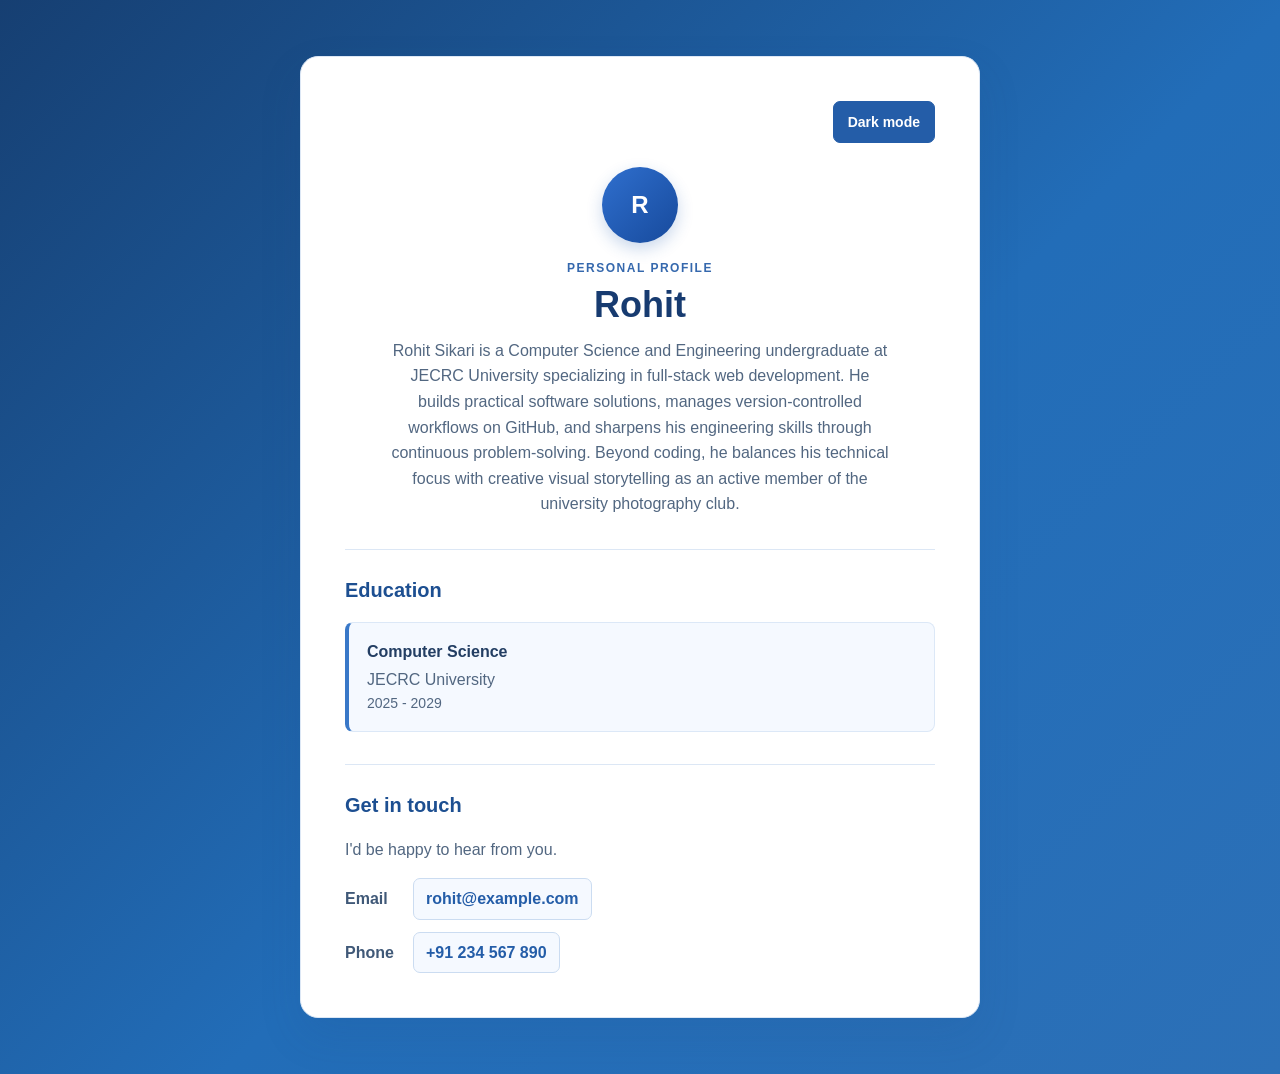
<file: page.html.html>
<!doctype html>
<html lang="en">
<head>
    <meta charset="UTF-8">
    <meta name="viewport" content="width=device-width, initial-scale=1.0">
    <meta name="description" content="A personal profile page for Rohit.">
    <title>Rohit </title>
    <link rel="stylesheet" href="page.css">
</head>
<body>
    <main class="profile-card">
        <button class="theme-toggle" id="theme-toggle" type="button" aria-pressed="false">
            Dark mode
        </button>

        <header class="profile-header">
            <div class="avatar" aria-hidden="true">R</div>
            <p class="eyebrow">PERSONAL PROFILE</p>
            <h1>Rohit</h1>
            <p class="intro">
                Rohit Sikari is a Computer Science and Engineering undergraduate at JECRC University specializing in full-stack web development.
                He builds practical software solutions, manages version-controlled workflows on GitHub, and sharpens his engineering skills through continuous problem-solving.
                Beyond coding, he balances his technical focus with creative visual storytelling as an active member of the university photography club.
            </p>
        </header>

        <section class="profile-section" aria-labelledby="education-heading">
            <h2 id="education-heading">Education</h2>
            <div class="education-item">
                <h3><B class="Tech">Computer Science</B></h3>
        <p class="school">JECRC University</p>
                <p class="date">2025 - 2029</p>
            </div>
        </section>

        <section class="profile-section contact-section" aria-labelledby="contact-heading">
            <h2 id="contact-heading">Get in touch</h2>
            <p>I'd be happy to hear from you.</p>
            <ul class="contact-list">
                <li><span>Email</span> <a href="mailto:rohit@example.com">rohit@example.com</a></li>
                <li><span>Phone</span> <a href="tel:+91234567890">+91 234 567 890</a></li>
            </ul>
        </section>
    </main>
    <script src="page.js"></script>
</body>
</html>
</file>
<file: page.css>
/* Keep element sizing consistent across the page. */
* {
    box-sizing: border-box;
}

body {
    margin: 0;
    padding: 56px 20px;
    background: linear-gradient(135deg, #163f72 0%, #226db8 55%, #2c70b7 100%);
    color: #263b59;
    font-family: Arial, sans-serif;
    line-height: 1.6;
}

.profile-card {
    width: 100%;
    max-width: 680px;
    margin: 0 auto;
    padding: 44px;
    background-color: #ffffff;
    border: 1px solid #dce7f5;
    border-radius: 18px;
    box-shadow: 0 18px 44px rgba(31, 73, 130, 0.12);
}

.theme-toggle {
    display: block;
    margin: 0 0 24px auto;
    padding: 9px 14px;
    border: 1px solid #245da8;
    border-radius: 7px;
    background-color: #245da8;
    color: #ffffff;
    font: inherit;
    font-size: 14px;
    font-weight: bold;
    cursor: pointer;
    transition: background-color 180ms ease, border-color 180ms ease, transform 180ms ease;
}

.theme-toggle:hover {
    transform: translateY(-1px);
    border-color: #173f79;
    background-color: #173f79;
}

.profile-header {
    text-align: center;
}

.avatar {
    display: grid;
    width: 76px;
    height: 76px;
    margin: 0 auto 16px;
    place-items: center;
    border-radius: 50%;
    background: linear-gradient(135deg, #2f6fce, #174a9c);
    color: #ffffff;
    font-size: 24px;
    font-weight: bold;
    box-shadow: 0 6px 16px rgba(35, 91, 174, 0.24);
}

.eyebrow {
    margin: 0 0 4px;
    color: #3568ad;
    font-size: 12px;
    font-weight: bold;
    letter-spacing: 1.5px;
}

h1,
h2,
h3,
p {
    margin-top: 0;
}

h1 {
    margin-bottom: 12px;
    color: #173b70;
    font-size: 36px;
    line-height: 1.2;
}

.intro {
    max-width: 500px;
    margin: 0 auto;
    color: #526781;
}

.profile-section {
    margin-top: 32px;
    padding-top: 24px;
    border-top: 1px solid #dce7f5;
}

h2 {
    margin-bottom: 16px;
    color: #1d4f91;
    font-size: 20px;
}

.education-item {
    padding: 16px 18px;
    border: 1px solid #dce8f7;
    border-left: 4px solid #3978c8;
    border-radius: 8px;
    background-color: #f5f9ff;
    transition: border-color 180ms ease, background-color 180ms ease, transform 180ms ease;
}

.education-item:hover {
    transform: translateY(-2px);
    border-color: #b7cdec;
    background-color: #eef5ff;
}

h3 {
    margin-bottom: 2px;
    color: #233e63;
    font-size: 16px;
}

.school,
.date {
    margin-bottom: 0;
    color: #526781;
}

.date {
    font-size: 14px;
}

.contact-section > p {
    color: #526781;
}

.contact-list {
    display: grid;
    gap: 12px;
    margin: 0;
    padding: 0;
    list-style: none;
}

.contact-list li {
    display: flex;
    align-items: center;
    flex-wrap: wrap;
    gap: 10px;
}

.contact-list span {
    min-width: 58px;
    color: #405978;
    font-weight: bold;
}

a {
    color: #245da8;
    text-decoration: none;
}

.contact-list a {
    display: inline-block;
    padding: 7px 12px;
    border: 1px solid #cbdcf1;
    border-radius: 7px;
    background-color: #f5f9ff;
    font-weight: bold;
    transition: color 180ms ease, background-color 180ms ease, border-color 180ms ease;
}

.contact-list a:hover {
    border-color: #245da8;
    background-color: #245da8;
    color: #ffffff;
}

a:focus-visible,
.theme-toggle:focus-visible {
    outline: 3px solid #8eb9f2;
    outline-offset: 3px;
}

/* These styles apply when JavaScript adds the dark-mode class to the body. */
body.dark-mode {
    background: linear-gradient(135deg, #101b2b 0%, #17263b 55%, #102039 100%);
    color: #e5edf8;
}

.dark-mode .profile-card {
    border-color: #2c405b;
    background-color: #1b2b42;
    box-shadow: 0 18px 44px rgba(0, 0, 0, 0.3);
}

.dark-mode .theme-toggle {
    border-color: #7eb3f4;
    background-color: #7eb3f4;
    color: #102039;
}

.dark-mode .theme-toggle:hover {
    border-color: #a4ccfa;
    background-color: #a4ccfa;
}

.dark-mode .eyebrow,
.dark-mode h1,
.dark-mode h2,
.dark-mode h3,
.dark-mode .contact-list span {
    color: #a9ccfa;
}

.dark-mode .intro,
.dark-mode .school,
.dark-mode .date,
.dark-mode .contact-section > p {
    color: #c1cee0;
}

.dark-mode .profile-section {
    border-top-color: #354a66;
}

.dark-mode .education-item {
    border-color: #3a5273;
    border-left-color: #74a9ed;
    background-color: #223650;
}

.dark-mode .education-item:hover {
    border-color: #5879a3;
    background-color: #29415e;
}

.dark-mode a {
    color: #a9ccfa;
}

.dark-mode .contact-list a {
    border-color: #466284;
    background-color: #223650;
}

.dark-mode .contact-list a:hover {
    border-color: #7eb3f4;
    background-color: #7eb3f4;
    color: #102039;
}

.dark-mode a:focus-visible,
.dark-mode .theme-toggle:focus-visible {
    outline-color: #a9ccfa;
}

@media (max-width: 520px) {
    body {
        padding: 24px 12px;
    }

    .profile-card {
        padding: 30px 22px;
    }

    h1 {
        font-size: 30px;
    }
}
</file>
